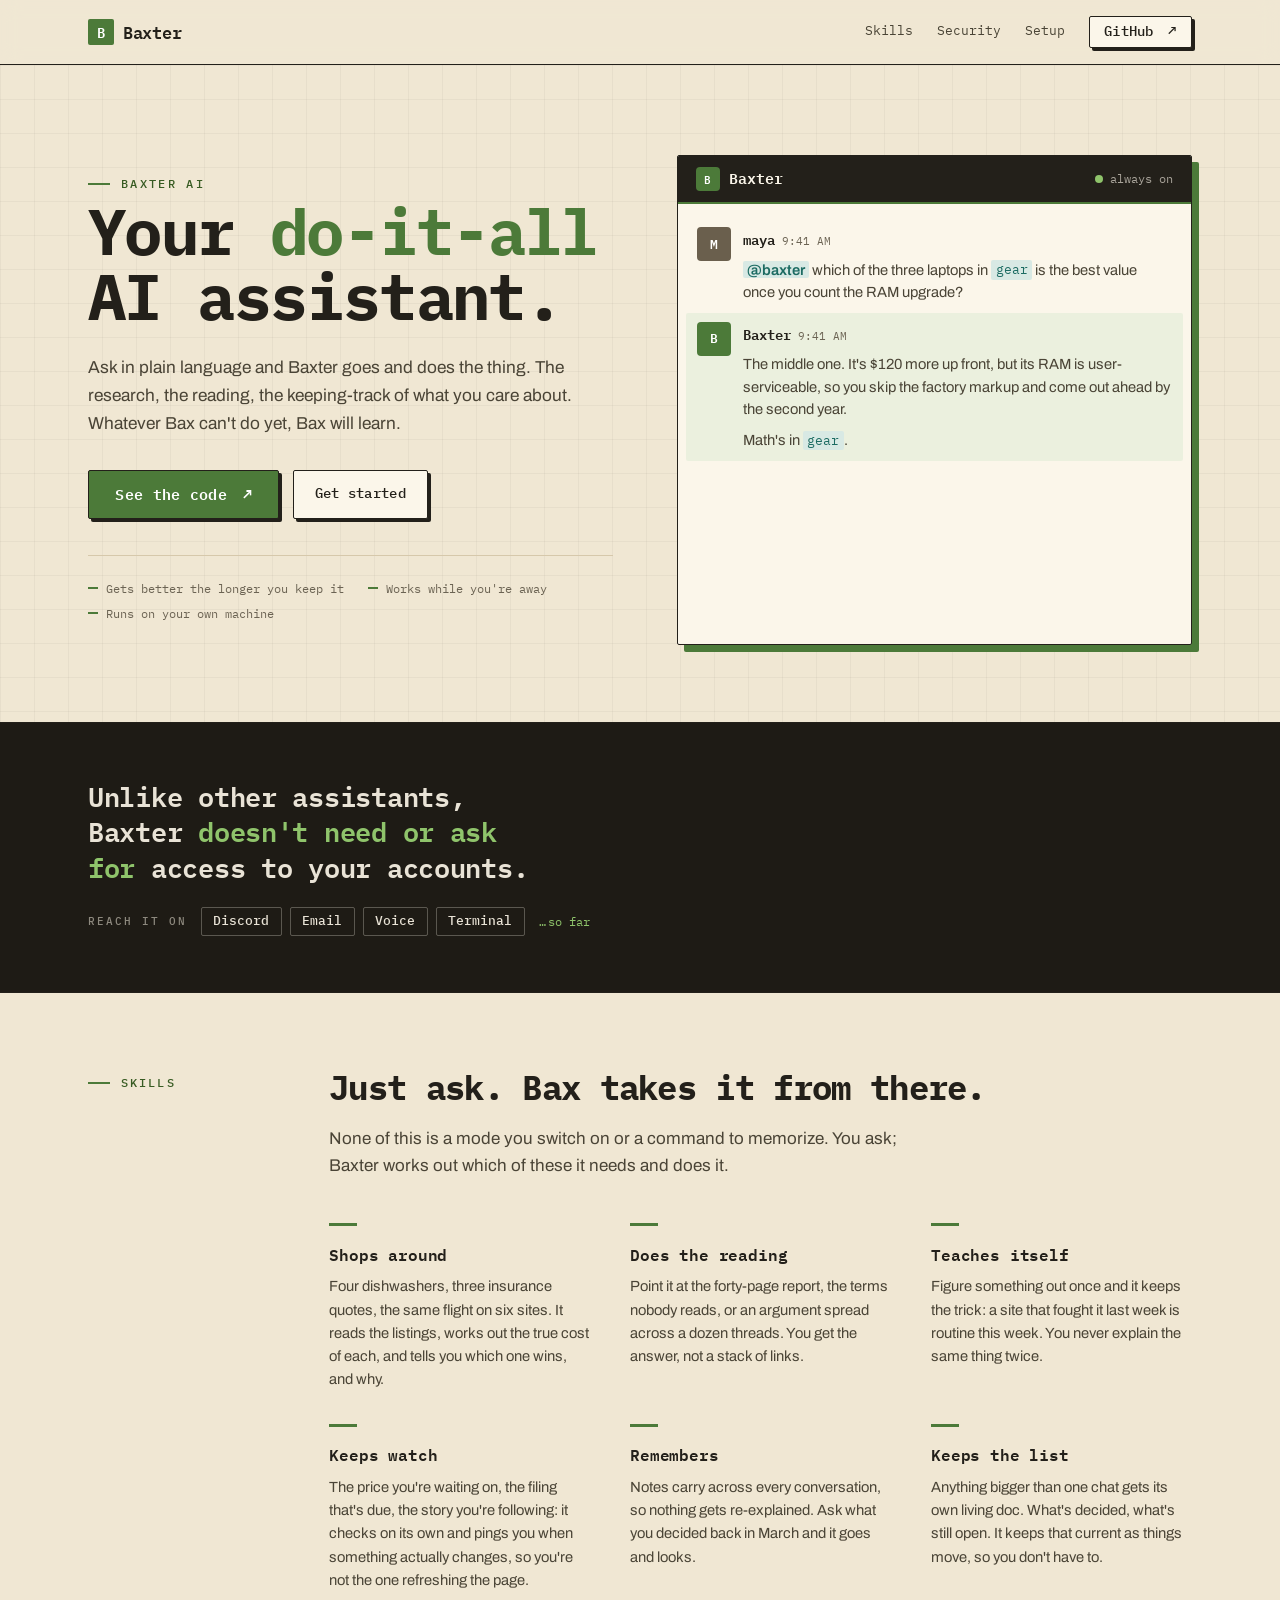
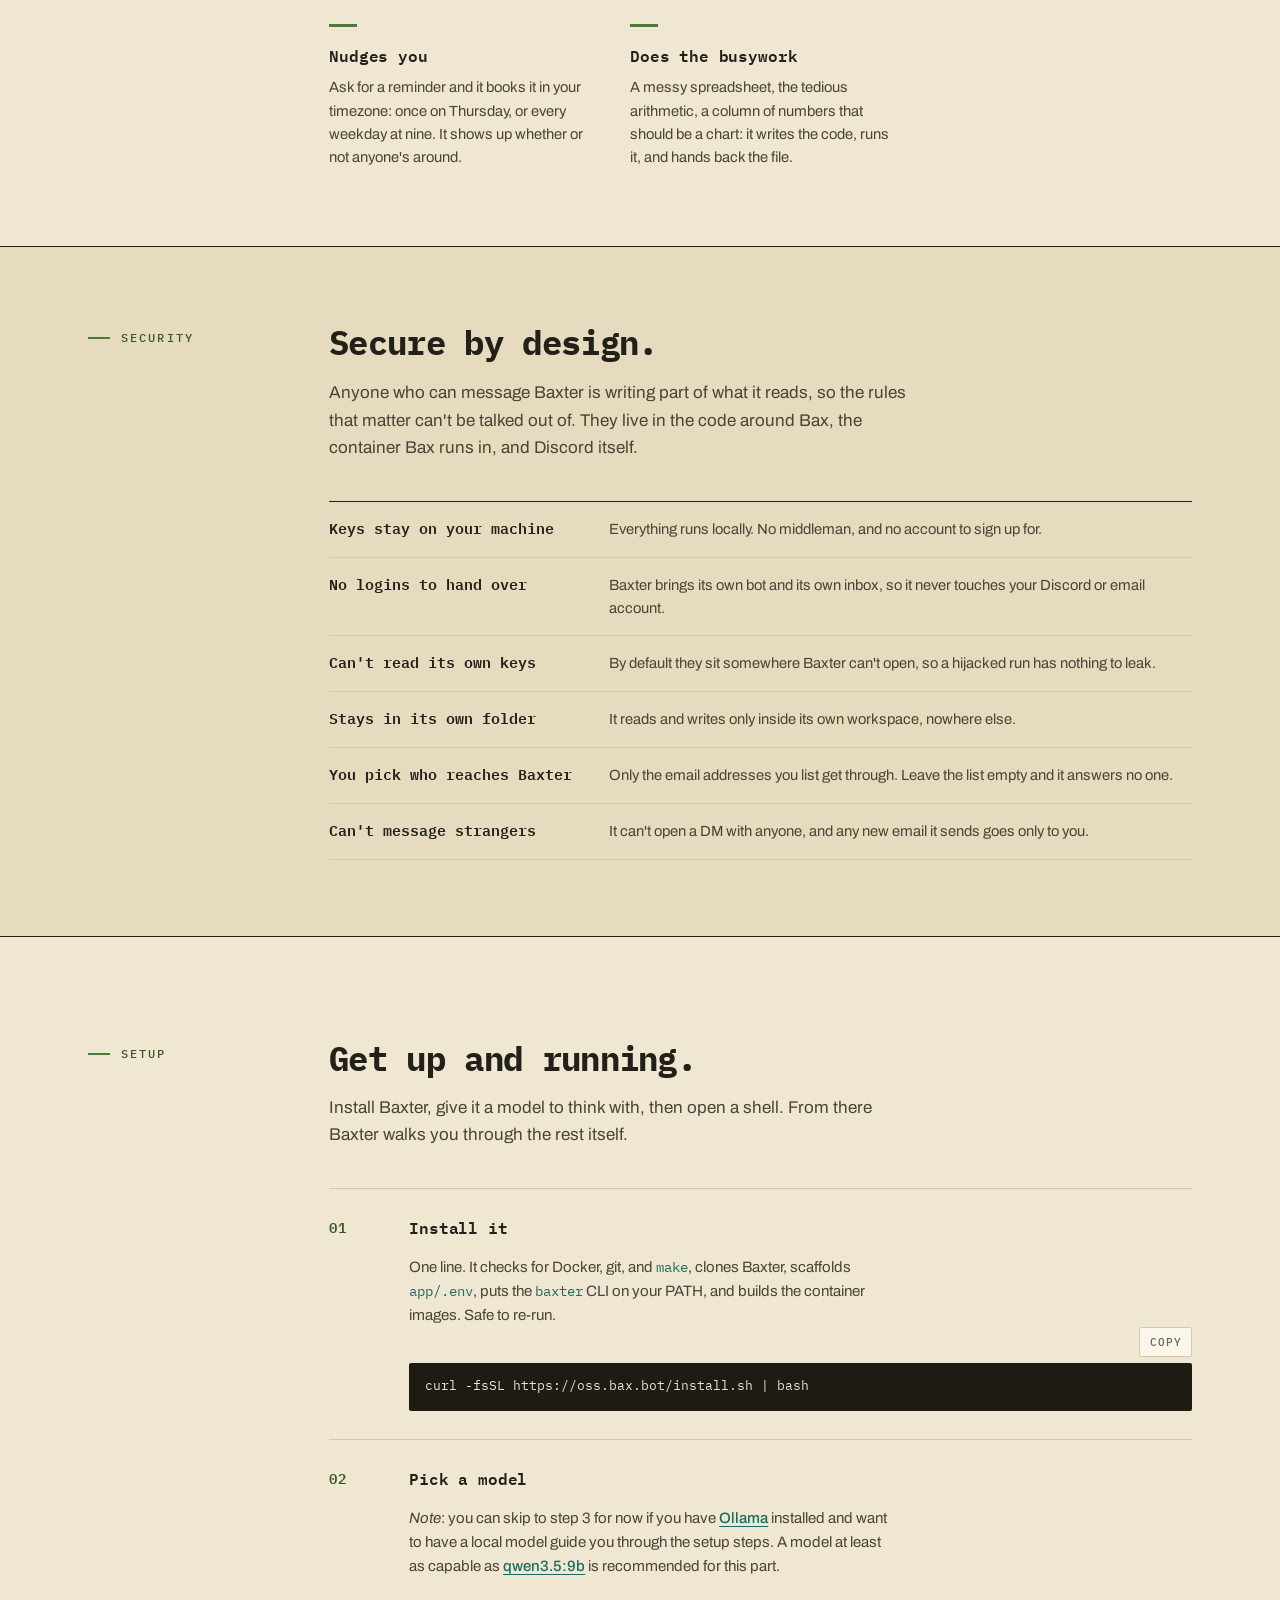
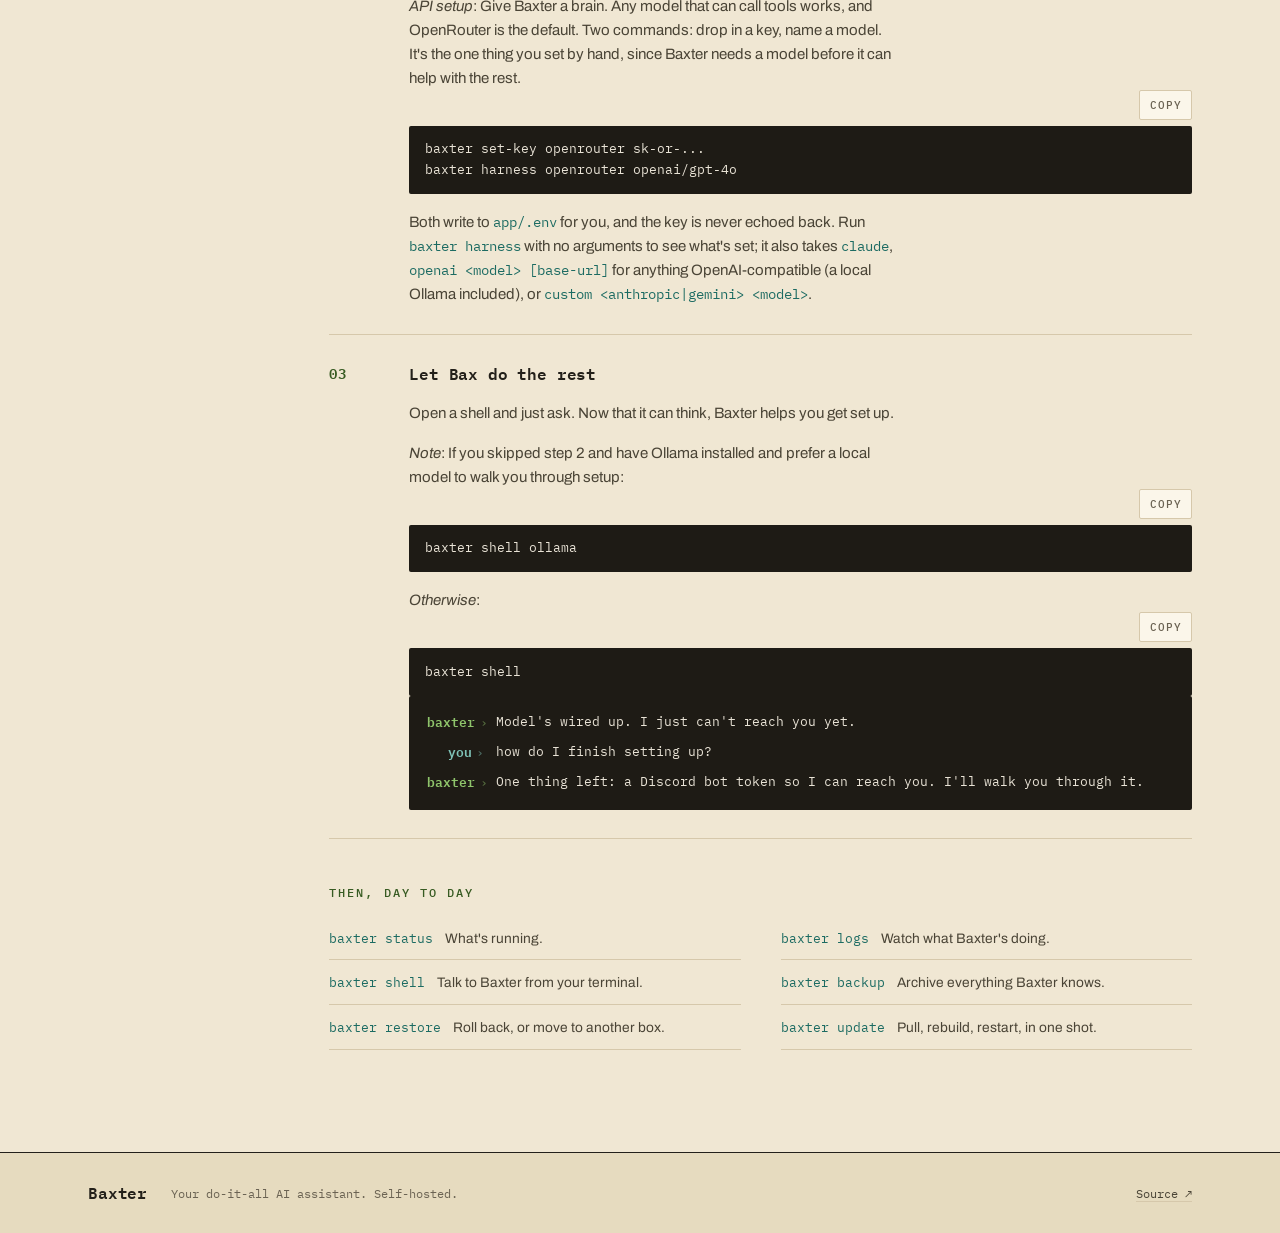
<file: index.html>
<html lang="en">
<head>
<meta charset="utf-8">
<meta name="viewport" content="width=device-width, initial-scale=1">
<title>Baxter: your do-it-all AI assistant</title>
<meta name="description" content="Ask Baxter which of four laptops is actually worth the money, or to read the hundred pages you don't have time for. When Baxter works out how to do something new it writes down the instructions, so it gets better at your work the longer you keep it.">
<meta property="og:title" content="Baxter: your do-it-all AI assistant">
<meta property="og:description" content="Baxter shops around, does the reading, watches what you care about, and teaches itself the rest. Self-hosted, so all of it stays yours.">
<meta property="og:type" content="website">
<!-- Absolute, because most link scrapers won't resolve a relative og:image.
     These three tags are the only places the domain is written down; the
     Pages side holds it in Settings, not in a file. Bump og:image's ?v= on
     every re-render, or scrapers keep serving the cached card. -->
<link rel="canonical" href="https://oss.bax.bot/">
<meta property="og:url" content="https://oss.bax.bot/">
<meta property="og:image" content="https://oss.bax.bot/og.png?v=4">
<meta property="og:image:width" content="1200">
<meta property="og:image:height" content="630">
<meta property="og:image:alt" content="Baxter: your do-it-all AI assistant. Ask in plain language and Baxter goes and does the thing. The research, the reading, the keeping-track of what you care about; whatever Bax can't do yet, Bax will learn. It gets better the longer you keep it, works while you're away, and runs on your own machine. Beside that, a conversation in which Maya asks which of the three laptops in her gear project is the best value once the RAM upgrade is counted, and Baxter names the middle one and explains why it comes out ahead by the second year. When Maya asks how Baxter got prices from a site that blocks everything, Baxter says it worked it out the week before and wrote itself a note on reading their listings, so this time it took one try.">
<meta name="twitter:card" content="summary_large_image">
<link rel="icon" href="data:image/svg+xml,%3Csvg xmlns='http://www.w3.org/2000/svg' viewBox='0 0 32 32'%3E%3Crect width='32' height='32' rx='7' fill='%234C7A39'/%3E%3Crect x='7' y='13' width='18' height='3' rx='1.5' fill='%23FFFFFF'/%3E%3Crect x='7' y='19' width='11' height='3' rx='1.5' fill='%23A8D08A'/%3E%3C/svg%3E">
<link rel="preconnect" href="https://fonts.googleapis.com">
<link rel="preconnect" href="https://fonts.gstatic.com" crossorigin>
<link href="https://fonts.googleapis.com/css2?family=Archivo:wdth,wght@62..125,300..900&family=IBM+Plex+Mono:wght@400;500;600;700&display=swap" rel="stylesheet">
<link rel="stylesheet" href="styles.css">
</head>
<body>
<a class="skip" href="#main">Skip to content</a>

<header class="topbar">
  <div class="wrap topbar-inner">
    <a class="mark" href="#main">
      <span class="mark-badge" aria-hidden="true">B</span>
      <span class="mark-name">Baxter</span>
    </a>
    <nav class="topnav" aria-label="Sections">
      <a href="#does">Skills</a>
      <a href="#secure">Security</a>
      <a href="#run">Setup</a>
    </nav>
    <a class="btn btn-ghost topbar-cta" href="https://github.com/ehopealot/baxter-ai">GitHub<span aria-hidden="true">&nbsp;↗</span></a>
  </div>
</header>

<main id="main" tabindex="-1">

  <!-- ───────────────────────── hero ───────────────────────── -->
  <section class="hero">
    <div class="wrap hero-grid">
      <div class="hero-copy">
        <p class="eyebrow">Baxter AI</p>
        <h1>Your <em>do-it-all</em> AI&nbsp;assistant.</h1>
        <p class="lede">
          Ask in plain language and Baxter goes and does the thing. The research, the
          reading, the keeping-track of what you care about. Whatever Bax can't do yet, Bax will learn.
        </p>
        <div class="cta-row">
          <a class="btn btn-solid btn-lg" href="https://github.com/ehopealot/baxter-ai">See the code<span aria-hidden="true">&nbsp;↗</span></a>
          <a class="btn btn-ghost" href="#run">Get started</a>
        </div>
        <ul class="hero-facts">
          <li><span>Gets better the longer you keep it</span></li>
          <li><span>Works while you're away</span></li>
          <li><span>Runs on your own machine</span></li>
        </ul>
      </div>

      <!-- signature element: a real ask, a real answer, and the reason the
           second one was cheap -->
      <div class="chat" role="img" aria-label="A conversation with Baxter. Maya asks which of the three laptops in her gear project is the best value once the RAM upgrade is counted. Baxter answers that the middle one is, because it is 120 dollars more up front but its RAM is user-serviceable, so it comes out ahead by the second year, and Baxter says the working is saved in the gear project. Maya asks how Baxter got prices from a site that blocks everything. Baxter says it worked it out the week before and wrote itself a note on how to read their listings, so this time it took one try.">
        <div class="chat-head">
          <span class="ava ava-b ava-sm" aria-hidden="true">B</span>
          <span class="chat-name">Baxter</span>
          <span class="chat-meta">always on</span>
        </div>
        <ol class="chat-log" id="chat-log">
          <li class="msg">
            <span class="ava ava-m" aria-hidden="true">M</span>
            <div class="msg-body">
              <p class="msg-h"><b>maya</b><span>9:41 AM</span></p>
              <p><span class="at">@baxter</span> which of the three laptops in <span class="ref">gear</span> is the best value once you count the RAM upgrade?</p>
            </div>
          </li>
          <li class="msg is-bax">
            <span class="ava ava-b" aria-hidden="true">B</span>
            <div class="msg-body">
              <p class="msg-h"><b>Baxter</b><span>9:41 AM</span></p>
              <p>The middle one. It's $120 more up front, but its RAM is user-serviceable,
                so you skip the factory markup and come out ahead by the second year.</p>
              <p>Math's in <span class="ref">gear</span>.</p>
            </div>
          </li>
          <li class="msg">
            <span class="ava ava-m" aria-hidden="true">M</span>
            <div class="msg-body">
              <p class="msg-h"><b>maya</b><span>9:43 AM</span></p>
              <p>how did you even get prices off that site? it blocks everything</p>
            </div>
          </li>
          <li class="msg is-bax">
            <span class="ava ava-b" aria-hidden="true">B</span>
            <div class="msg-body">
              <p class="msg-h"><b>Baxter</b><span>9:43 AM</span></p>
              <p>Worked it out last week and wrote myself a note on how to read their
                listings. Took one try this time.</p>
            </div>
          </li>
        </ol>
      </div>
    </div>
  </section>

  <!-- ───────────────────────── reach / surfaces ───────────────────────── -->
  <section class="reach" aria-label="How you reach Baxter">
    <div class="wrap reach-inner">
      <p class="reach-lead">
        Unlike other assistants, Baxter <em>doesn't need or ask for</em> access to your accounts.
      </p>
      <div class="reach-surfaces">
        <span class="reach-sub">Reach it on</span>
        <ul class="surface-list">
          <li>Discord</li>
          <li>Email</li>
          <li>Voice</li>
          <li>Terminal</li>
        </ul>
        <span class="reach-more">…&thinsp;so far</span>
      </div>
    </div>
  </section>

  <!-- ───────────────────────── skills ───────────────────────── -->
  <section id="does" class="band" aria-labelledby="does-h">
    <div class="wrap band-grid">
      <div class="band-label"><span class="tick"></span>Skills</div>
      <div class="band-body">
        <h2 id="does-h">Just ask. Bax takes it from there.</h2>
        <p class="band-lede">
          None of this is a mode you switch on or a command to memorize. You ask; Baxter
          works out which of these it needs and does it.
        </p>
        <div class="cards">
          <article class="card">
            <h3>Shops around</h3>
            <p>Four dishwashers, three insurance quotes, the same flight on six sites. It
              reads the listings, works out the true cost of each, and tells you which one
              wins, and why.</p>
          </article>
          <article class="card">
            <h3>Does the reading</h3>
            <p>Point it at the forty-page report, the terms nobody reads, or an argument
              spread across a dozen threads. You get the answer, not a stack of links.</p>
          </article>
          <article class="card">
            <h3>Teaches itself</h3>
            <p>Figure something out once and it keeps the trick: a site that fought it last
              week is routine this week. You never explain the same thing twice.</p>
          </article>
          <article class="card">
            <h3>Keeps watch</h3>
            <p>The price you're waiting on, the filing that's due, the story you're
              following: it checks on its own and pings you when something actually
              changes, so you're not the one refreshing the page.</p>
          </article>
          <article class="card">
            <h3>Remembers</h3>
            <p>Notes carry across every conversation, so nothing gets re-explained. Ask what
              you decided back in March and it goes and looks.</p>
          </article>
          <article class="card">
            <h3>Keeps the list</h3>
            <p>Anything bigger than one chat gets its own living doc. What's decided, what's
              still open. It keeps that current as things move, so you don't have to.</p>
          </article>
          <article class="card">
            <h3>Nudges you</h3>
            <p>Ask for a reminder and it books it in your timezone: once on Thursday, or
              every weekday at nine. It shows up whether or not anyone's around.</p>
          </article>
          <article class="card">
            <h3>Does the busywork</h3>
            <p>A messy spreadsheet, the tedious arithmetic, a column of numbers that should
              be a chart: it writes the code, runs it, and hands back the file.</p>
          </article>
        </div>
      </div>
    </div>
  </section>

  <!-- ───────────────────────── security ───────────────────────── -->
  <section id="secure" class="band band-alt" aria-labelledby="secure-h">
    <div class="wrap band-grid">
      <div class="band-label"><span class="tick"></span>Security</div>
      <div class="band-body">
        <h2 id="secure-h">Secure by design.</h2>
        <p class="band-lede">
          Anyone who can message Baxter is writing part of what it reads, so the rules that
          matter can't be talked out of. They live in the code around Bax, the container Bax
          runs in, and Discord itself.
        </p>
        <dl class="plate">
          <div><dt>Keys stay on your machine</dt><dd>Everything runs locally. No middleman, and no account to sign up for.</dd></div>
          <div><dt>No logins to hand over</dt><dd>Baxter brings its own bot and its own inbox, so it never touches your Discord or email account.</dd></div>
          <div><dt>Can't read its own keys</dt><dd>By default they sit somewhere Baxter can't open, so a hijacked run has nothing to leak.</dd></div>
          <div><dt>Stays in its own folder</dt><dd>It reads and writes only inside its own workspace, nowhere else.</dd></div>
          <div><dt>You pick who reaches Baxter</dt><dd>Only the email addresses you list get through. Leave the list empty and it answers no one.</dd></div>
          <div><dt>Can't message strangers</dt><dd>It can't open a DM with anyone, and any new email it sends goes only to you.</dd></div>
        </dl>
      </div>
    </div>
  </section>

  <!-- ───────────────────────── run it ───────────────────────── -->
  <section id="run" class="close" aria-labelledby="run-h">
    <div class="wrap band-grid close-inner">
      <div class="band-label"><span class="tick"></span>Setup</div>
      <div class="band-body">
        <h2 id="run-h">Get up and running.</h2>
        <p class="band-lede">
          Install Baxter, give it a model to think with, then open a shell. From there
          Baxter walks you through the rest itself.
        </p>
        <!-- step-n is hidden from assistive tech: the <ol> already numbers these,
             so exposing it reads as "1, 01, Install". -->
        <ol class="steps">
          <li>
            <span class="step-n" aria-hidden="true">01</span>
            <div>
              <h3>Install it</h3>
              <p>One line. It checks for Docker, git, and <code>make</code>, clones Baxter,
                scaffolds <code>app/.env</code>, puts the <code>baxter</code> CLI on your
                PATH, and builds the container images. Safe to re-run.</p>
              <pre tabindex="0"><code>curl -fsSL https://oss.bax.bot/install.sh | bash</code></pre>
            </div>
          </li>
          <li>
            <span class="step-n" aria-hidden="true">02</span>
            <div>
              <h3>Pick a model</h3>
	      <p><i>Note</i>: you can skip to step 3 for now if you have
		<a href="https://ollama.com">Ollama</a> installed and
		want to have a local model guide you through the setup
		steps. A model at least as capable
		as <a href="https://ollama.com/library/qwen3.5:9b">qwen3.5:9b</a>
		is recommended for this part.</p>
              <p><i>API setup</i>: Give Baxter a brain. Any model that can call tools works, and OpenRouter
                is the default. Two commands: drop in a key, name a model. It's the one
                thing you set by hand, since Baxter needs a model before it can help with
                the rest.</p>
              <pre tabindex="0"><code>baxter set-key openrouter sk-or-...
baxter harness openrouter openai/gpt-4o</code></pre>
              <p>Both write to <code>app/.env</code> for you, and the key is never echoed
                back. Run <code>baxter harness</code> with no arguments to see what's set;
                it also takes <code>claude</code>,
                <code>openai &lt;model&gt; [base-url]</code> for anything
                OpenAI-compatible (a local Ollama included), or
                <code>custom &lt;anthropic|gemini&gt; &lt;model&gt;</code>.</p>
            </div>
          </li>
          <li>
            <span class="step-n" aria-hidden="true">03</span>
            <div>
              <h3>Let Bax do the rest</h3>
              <p>Open a shell and just ask. Now that it can think, Baxter helps you get
                set up.</p>
	      <p><i>Note</i>: If you skipped step 2 and have Ollama installed and prefer a local model to walk you through setup:</p>
              <pre tabindex="0"><code>baxter shell ollama</code></pre>
	      <p><i>Otherwise</i>:</p>
              <pre tabindex="0"><code>baxter shell</code></pre>
              <div class="term" role="img" aria-label="A terminal session. After you run baxter shell, Baxter says its model is wired up but it can't reach you yet. You ask how to finish setting up. Baxter replies that one thing is left: a Discord bot token so it can reach you. Once you paste it in, it writes it into app/.env and brings itself up.">
                <div class="tl"><span class="tp tp-bax">baxter</span><span class="tt">Model's wired up. I just can't reach you yet.</span></div>
                <div class="tl"><span class="tp tp-you">you</span><span class="tt">how do I finish setting up?</span></div>
                <div class="tl"><span class="tp tp-bax">baxter</span><span class="tt">One thing left: a Discord bot token so I can reach you. I'll walk you through it.</span></div>
              </div>
            </div>
          </li>
        </ol>

        <div class="ops">
          <h3 class="ops-h">Then, day to day</h3>
          <dl>
            <div><dt><code>baxter status</code></dt><dd>What's running.</dd></div>
            <div><dt><code>baxter logs</code></dt><dd>Watch what Baxter's doing.</dd></div>
            <div><dt><code>baxter shell</code></dt><dd>Talk to Baxter from your terminal.</dd></div>
            <div><dt><code>baxter backup</code></dt><dd>Archive everything Baxter knows.</dd></div>
            <div><dt><code>baxter restore</code></dt><dd>Roll back, or move to another box.</dd></div>
            <div><dt><code>baxter update</code></dt><dd>Pull, rebuild, restart, in one shot.</dd></div>
          </dl>
        </div>
      </div>
    </div>
  </section>

</main>

<footer class="foot">
  <div class="wrap foot-inner">
    <span class="foot-mark">Baxter</span>
    <span class="foot-dim">Your do-it-all AI assistant. Self-hosted.</span>
    <a href="https://github.com/ehopealot/baxter-ai">Source<span aria-hidden="true"> ↗</span></a>
  </div>
</footer>

<script src="app.js"></script>

<!-- Analytics: GoatCounter: privacy-friendly, cookieless, counts pageviews only.
     count.js skips localhost/file:// on its own, so local previews aren't counted. -->
<script data-goatcounter="https://lawnmaster.goatcounter.com/count"
        async src="https://gc.zgo.at/count.js"></script>
</body>
</html>
</file>
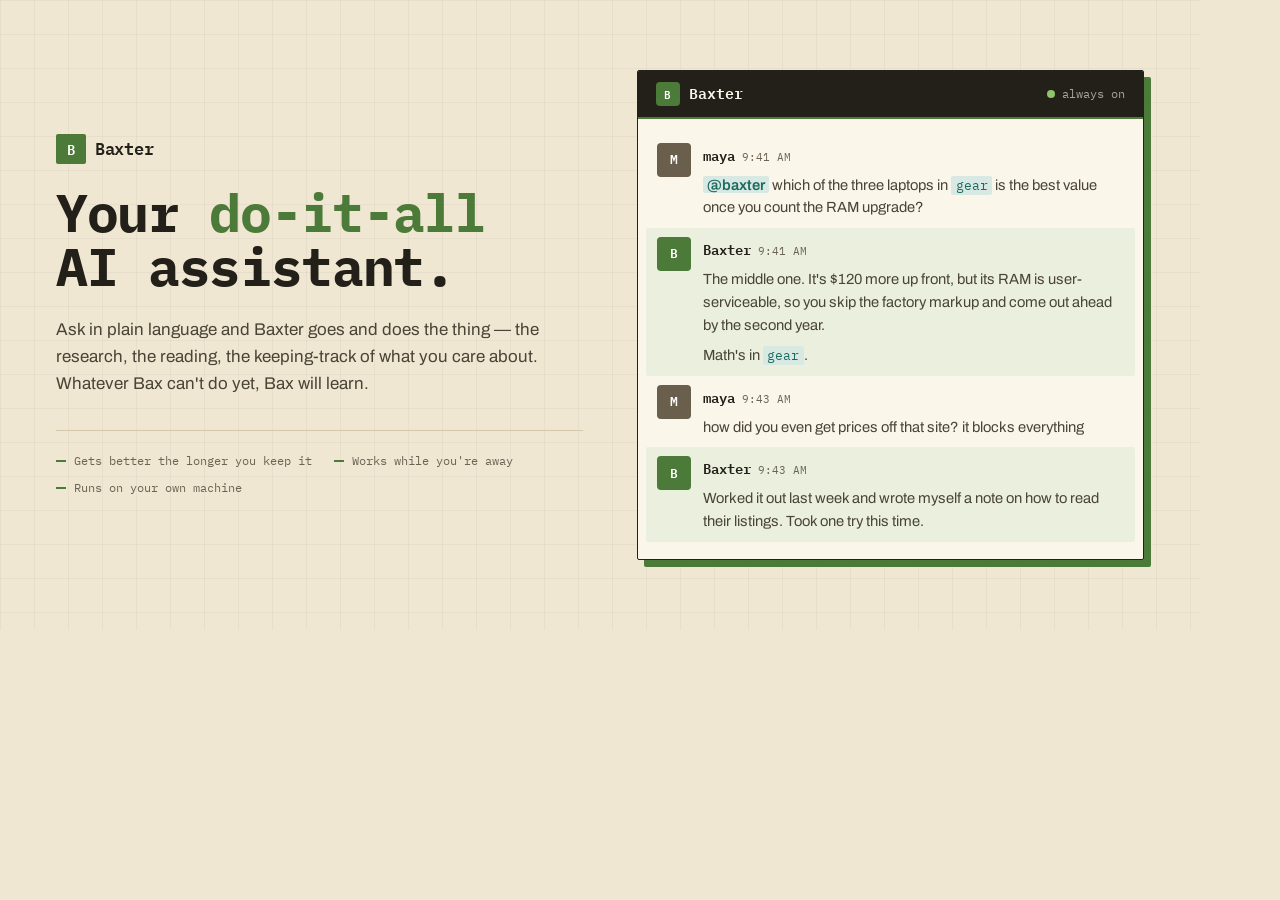
<file: og.html>
<!doctype html>
<html lang="en">
<!-- Source for og.png. Not linked from anywhere and noindex'd: it exists so the
     social card can be re-rendered from the live stylesheet instead of drifting
     away from the site, which is how the last one ended up two redesigns stale.

     Re-render (Chrome headless works too, but conflicts with a running Comet):

       firefox --headless --screenshot og-2x.png --window-size=2400,1260 \
               file://$PWD/og.html          # 2x master; 1200,630 for a 1x proof
       sips -z 630 1200 og-2x.png --out og.png

     Then bump og:image's ?v= in index.html, or scrapers keep serving the cached
     card. Everything below reuses styles.css, so the card tracks the real site. -->
<head>
<meta charset="utf-8">
<meta name="robots" content="noindex">
<title>og card source — Baxter</title>
<link rel="preconnect" href="https://fonts.googleapis.com">
<link rel="preconnect" href="https://fonts.gstatic.com" crossorigin>
<link href="https://fonts.googleapis.com/css2?family=Archivo:wdth,wght@62..125,300..900&family=IBM+Plex+Mono:wght@400;500;600&display=swap" rel="stylesheet">
<link rel="stylesheet" href="styles.css">
<style>
  /* The card is rendered at a fixed 1200x630, so every viewport-relative value
     from the page stylesheet is pinned to px here — otherwise a 2x render
     (2400px wide) resolves the vw terms differently and the card drifts. */
  html { background: var(--paper); }
  body { margin: 0; width: 1200px; height: 630px; overflow: hidden; }

  /* Render at --window-size=1200,630 for a 1x proof and 2400,1260 for the 2x
     master that gets downsampled to the shipped 1200x630. Firefox ignores
     layout.css.devPixelsPerPx from a profile pref, so the scale is done here. */
  @media (min-width: 2000px) { body { zoom: 2; } }

  .og {
    width: 1200px;
    height: 630px;
    padding: 52px 56px;
    display: flex;
    align-items: center;
    border-bottom: none;
  }
  .og .hero-grid {
    width: 100%;
    max-width: none;
    padding-inline: 0;
    grid-template-columns: minmax(0, 1.04fr) minmax(0, 1fr);
    gap: 54px;
  }

  /* The wordmark stands in for the topbar, which the card doesn't carry. */
  .og-mark { display: flex; align-items: center; gap: 0.55rem; }
  .og-mark .mark-badge { width: 30px; height: 30px; font-size: 0.9rem; }
  .og-mark .mark-name { font-size: 1.05rem; }

  .og h1 {
    font-size: 3.3rem;
    margin-top: 1.4rem;
  }
  .og .lede { margin-top: 1.35rem; font-size: 1.06rem; max-width: 30em; }
  .og .hero-facts { margin-top: 2rem; padding-top: 1.35rem; gap: 0.6rem 1.4rem; }

  /* No animation in a still: freeze the status LED lit. */
  .og .chat-meta::before { animation: none; }
</style>
</head>
<body>
  <div class="og hero">
    <div class="hero-grid">
      <div class="hero-copy">
        <div class="og-mark">
          <span class="mark-badge">B</span>
          <span class="mark-name">Baxter</span>
        </div>
        <h1>Your <em>do-it-all</em> AI&nbsp;assistant.</h1>
        <p class="lede">
          Ask in plain language and Baxter goes and does the thing — the research, the
          reading, the keeping-track of what you care about. Whatever Bax can't do yet,
          Bax will learn.
        </p>
        <ul class="hero-facts">
          <li><span>Gets better the longer you keep it</span></li>
          <li><span>Works while you're away</span></li>
          <li><span>Runs on your own machine</span></li>
        </ul>
      </div>

      <div class="chat">
        <div class="chat-head">
          <span class="ava ava-b ava-sm">B</span>
          <span class="chat-name">Baxter</span>
          <span class="chat-meta">always on</span>
        </div>
        <ol class="chat-log">
          <li class="msg">
            <span class="ava ava-m">M</span>
            <div class="msg-body">
              <p class="msg-h"><b>maya</b><span>9:41 AM</span></p>
              <p><span class="at">@baxter</span> which of the three laptops in <span class="ref">gear</span> is the best value once you count the RAM upgrade?</p>
            </div>
          </li>
          <li class="msg is-bax">
            <span class="ava ava-b">B</span>
            <div class="msg-body">
              <p class="msg-h"><b>Baxter</b><span>9:41 AM</span></p>
              <p>The middle one. It's $120 more up front, but its RAM is user-serviceable,
                so you skip the factory markup and come out ahead by the second year.</p>
              <p>Math's in <span class="ref">gear</span>.</p>
            </div>
          </li>
          <li class="msg">
            <span class="ava ava-m">M</span>
            <div class="msg-body">
              <p class="msg-h"><b>maya</b><span>9:43 AM</span></p>
              <p>how did you even get prices off that site? it blocks everything</p>
            </div>
          </li>
          <li class="msg is-bax">
            <span class="ava ava-b">B</span>
            <div class="msg-body">
              <p class="msg-h"><b>Baxter</b><span>9:43 AM</span></p>
              <p>Worked it out last week and wrote myself a note on how to read their
                listings. Took one try this time.</p>
            </div>
          </li>
        </ol>
      </div>
    </div>
  </div>
</body>
</html>
</file>
<file: styles.css>
/* ============================================================
   Baxter landing page: "Personal computing, 198X"
   Aged manila printout paper, warm terminal ink, and one
   earthy moss green that reads as the product's "power /
   always-on" signal. Squared corners and hard offset shadows
   give it the early-home-computer / reference-card feel.
   The conversation panel (a boxed utility window with a green
   status LED) is the signature element.
   ============================================================ */

:root {
  --paper:      #F0E7D3;   /* aged manila / tractor-feed printout */
  --paper-alt:  #E6DBBF;
  --surface:    #FBF6EA;

  --ink:        #23201A;
  --ink-2:      #4A4436;
  --ink-3:      #6B6353;

  --green:        #4C7A39;   /* earthy moss green: brand + "power" signal */
  --green-deep:   #375B22;   /* text-safe green */
  --green-tint:   #DCE7C9;
  --green-wash:   #EBF0DE;

  --teal:       #2A8B7F;   /* secondary accent, the "reference / code" layer */
  --teal-deep:  #1C6B62;   /* text-safe teal: inline code, links, chips */
  --teal-tint:  #D8E9E4;

  /* Brighter tints for speaker/reference text on the dark plate (terminal). */
  --green-on-dark:  #8FC46B;
  --teal-on-dark: #7FC3B7;

  --plate:      #1E1B15;
  --plate-ink:  #E9E3D6;

  --rule:       #D6C8AB;   /* warm hairline */
  --rule-soft:  #E0D3B8;
  --ink-rule:   #23201A;   /* hard, dark rule for boxed elements */

  --mono: "IBM Plex Mono", ui-monospace, SFMono-Regular, Menlo, monospace;
  --sans: "Archivo", system-ui, -apple-system, "Segoe UI", sans-serif;

  --wrap: 1200px;
  --pad:  clamp(1.25rem, 4vw, 3rem);

  /* Height the sticky topbar occupies, so anchor jumps can clear it. Grows
     when the nav wraps to its own row below 900px. */
  --topbar-h: 64px;
  --tr: 0.16s ease;
  --radius: 2px;   /* squared off, the retro-UI tell */
}

*, *::before, *::after { box-sizing: border-box; }

html { scroll-behavior: smooth; }
@media (prefers-reduced-motion: reduce) { html { scroll-behavior: auto; } }

body {
  margin: 0;
  background: var(--paper);
  color: var(--ink);
  font-family: var(--sans);
  /* Width only. Pinning "wght" here would inherit past every font-weight
     declaration on the page and flatten bold text back to regular. */
  font-variation-settings: "wdth" 100;
  font-size: clamp(1rem, 0.96rem + 0.2vw, 1.0625rem);
  line-height: 1.6;
  -webkit-font-smoothing: antialiased;
  text-rendering: optimizeLegibility;
}

.wrap {
  max-width: var(--wrap);
  margin-inline: auto;
  padding-inline: var(--pad);
}

a { color: inherit; }

::selection {
  background: var(--green);
  color: #fff;
}

/* Target of both the skip link and the wordmark, so it gets the same clearance
   the bands do. */
#main { scroll-margin-top: var(--topbar-h); }
#main:focus { outline: none; }

:focus-visible {
  outline: 2px solid var(--green);
  outline-offset: 3px;
  border-radius: 2px;
}

.skip {
  position: absolute;
  left: -9999px;
  top: 0;
  background: var(--green);
  color: #fff;
  padding: 0.6rem 1rem;
  font: 600 0.8rem/1 var(--mono);
  z-index: 50;
}
.skip:focus { left: 0; }

.sr-only {
  position: absolute;
  width: 1px; height: 1px;
  margin: -1px; padding: 0;
  overflow: hidden;
  clip-path: inset(50%);
  white-space: nowrap;
}

code, pre { font-family: var(--mono); }

/* ── code blocks + their copy button ─────────────────────── */

/* .snip is added by app.js, wrapping the button and its <pre>. */
.snip {
  display: flex;
  flex-direction: column;
  align-items: flex-end;
}
.snip pre { width: 100%; }

/* Without JS there's no wrapper and the <pre> carries its own top gap. With
   it, that gap moves up to the wrapper so the button sits inside the spacing
   rather than being pushed away from its own code block. */
.steps .snip { margin-top: 0rem; }
.steps .snip pre { margin-top: 0; }

.copy {
  /* 30px clears WCAG's 24px minimum. Forcing the 44px recommendation would
     make the button taller than the code block it labels. */
  min-height: 30px;
  margin-bottom: 0.35rem;
  padding: 0.3rem 0.6rem;
  font: 500 0.68rem/1 var(--mono);
  letter-spacing: 0.08em;
  text-transform: uppercase;
  /* Always visible rather than revealed on hover: it sits in the flow above
     the block, so hiding it reserves the space anyway and costs discoverability
     for nothing. */
  color: var(--ink-3);
  background: var(--surface);
  border: 1px solid var(--rule);
  border-radius: var(--radius);
  cursor: pointer;
  transition: color var(--tr), border-color var(--tr), transform var(--tr);
}
.copy:hover { color: var(--teal-deep); border-color: var(--teal); }
.copy:active { transform: translateY(1px); }

@media (prefers-reduced-motion: reduce) {
  .copy:active { transform: none; }
}

/* ── shared type ─────────────────────────────────────────── */

/* Display voice is the monospace: this is a thing you talk to in a terminal,
   so its headlines are set like terminal output. Body stays in the sans. */
h1, h2, h3 {
  font-family: var(--mono);
  margin: 0;
  text-wrap: balance;
}

h1 {
  font-weight: 700;
  font-size: clamp(2.1rem, 1.3rem + 3.4vw, 4rem);
  line-height: 1.02;
  letter-spacing: -0.025em;
  margin-block: 0.6rem 0;
}
h1 em {
  font-style: normal;
  color: var(--green);
  white-space: nowrap;   /* keep "do-it-all" on one line */
}

h2 {
  font-weight: 700;
  font-size: clamp(1.55rem, 1.15rem + 1.5vw, 2.15rem);
  line-height: 1.1;
  letter-spacing: -0.02em;
}

h3 {
  font-weight: 600;
  font-size: 1.02rem;
  line-height: 1.35;
  letter-spacing: -0.01em;
}

p { margin: 0; }

.eyebrow {
  font: 500 0.72rem/1 var(--mono);
  letter-spacing: 0.2em;
  text-transform: uppercase;
  color: var(--green-deep);
}

/* The hero eyebrow carries the same tick every band label does. */
.hero .eyebrow {
  display: flex;
  align-items: center;
  gap: 0.7rem;
}
.hero .eyebrow::before {
  content: "";
  width: 22px;
  height: 2px;
  background: var(--green);
  flex: none;
}

/* ── buttons ─────────────────────────────────────────────── */

/* Hard offset shadow, collapses on press: the tactile chunk of a physical
   key or an old software-box button. */
.btn {
  display: inline-flex;
  align-items: center;
  gap: 0.4rem;
  font: 500 0.85rem/1 var(--mono);
  letter-spacing: 0.02em;
  text-decoration: none;
  padding: 0.8rem 1.3rem;
  border: 1.5px solid var(--ink-rule);
  border-radius: var(--radius);
  box-shadow: 3px 3px 0 var(--ink-rule);
  transition: background-color var(--tr), color var(--tr),
              border-color var(--tr), box-shadow var(--tr), transform var(--tr);
}
.btn:active { transform: translate(2px, 2px); box-shadow: 1px 1px 0 var(--ink-rule); }

.btn-solid {
  background: var(--green);
  color: #fff;
  font-weight: 600;
}
.btn-solid:hover { background: var(--green-deep); }

.btn-ghost {
  background: var(--surface);
  color: var(--ink);
}
.btn-ghost:hover { color: var(--teal-deep); box-shadow: 3px 3px 0 var(--teal); }
.btn-ghost:active { box-shadow: 1px 1px 0 var(--teal); }

.btn-lg { padding: 1rem 1.65rem; font-size: 0.95rem; }

/* Touch pointers get the 44px target; the topbar CTA sits under it otherwise,
   and below 900px it's the only tappable control in the header. */
@media (pointer: coarse) {
  .btn { min-height: 44px; }
}
@media (prefers-reduced-motion: reduce) {
  .btn:active { transform: none; }
}

/* ── topbar ──────────────────────────────────────────────── */

.topbar {
  position: sticky;
  top: 0;
  z-index: 20;
  background: rgba(240, 231, 211, 0.88);
  backdrop-filter: blur(10px);
  border-bottom: 1.5px solid var(--ink-rule);
}

.topbar-inner {
  display: flex;
  align-items: center;
  gap: 1.5rem;
  min-height: 64px;
}

.mark {
  display: flex;
  align-items: center;
  gap: 0.55rem;
  text-decoration: none;
  margin-right: auto;
}
.mark-badge {
  display: grid;
  place-items: center;
  width: 26px; height: 26px;
  border-radius: var(--radius);
  background: var(--green);
  color: #fff;
  font: 600 0.85rem/1 var(--mono);
  flex: none;
}
.mark-name {
  font-family: var(--mono);
  font-weight: 600;
  font-size: 1.05rem;
  letter-spacing: -0.01em;
}

.topnav {
  display: flex;
  gap: 1.5rem;
}
.topnav a {
  font: 400 0.82rem/1 var(--mono);
  color: var(--ink-2);
  text-decoration: none;
  padding-block: 0.4rem;
  border-bottom: 2px solid transparent;
  white-space: nowrap;
}
.topnav a:hover { color: var(--green-deep); border-bottom-color: var(--green); }
/* Set by app.js as you scroll. Same treatment as :hover, so the page teaches
   one visual language for "this link points at where you are / are going". */
.topnav a[aria-current] { color: var(--green-deep); border-bottom-color: var(--green); }

.topbar-cta { padding: 0.5rem 0.9rem; }

/* The nav moves to its own row rather than disappearing, so phone visitors
   aren't left scrolling the whole page to reach Setup. */
@media (max-width: 900px) {
  :root { --topbar-h: 104px; }

  /* row-gap has to be zeroed explicitly: the base rule sets `gap: 1.5rem`,
     which would otherwise open 24px of dead space above the strip. */
  .topbar-inner {
    flex-wrap: wrap;
    column-gap: 1rem;
    row-gap: 0;
    padding-block: 0.5rem 0;
  }

  .topnav {
    order: 3;
    width: 100%;
    gap: 1.5rem;
    overflow-x: auto;
    overscroll-behavior-inline: contain;
    border-top: 1px solid var(--rule);
    /* Bleed the strip to the viewport edges while its items stay on the
       same left edge as the wordmark above them. */
    margin-inline: calc(var(--pad) * -1);
    padding-inline: var(--pad);
    scrollbar-width: none;
    /* Fade the right edge so the strip reads as scrollable; the hidden
       scrollbar otherwise gives no hint that Setup is off-screen. */
    -webkit-mask-image: linear-gradient(to right, #000 84%, transparent 100%);
            mask-image: linear-gradient(to right, #000 84%, transparent 100%);
  }
  .topnav::-webkit-scrollbar { width: 0; height: 0; }

  .topnav a {
    flex: none;
    display: inline-flex;
    align-items: center;
    min-height: 44px;
    padding-block: 0;
  }
}

/* ── hero ────────────────────────────────────────────────── */

.hero {
  padding-block: clamp(3.5rem, 7vw, 6.5rem) clamp(3.5rem, 6vw, 6rem);
  border-bottom: 1.5px solid var(--ink-rule);
  /* Faint engineering grid on manila: graph paper from a technical manual,
     not a SaaS gradient glow. */
  background:
    repeating-linear-gradient(to right, rgba(35, 32, 26, 0.045) 0 1px, transparent 1px 34px),
    repeating-linear-gradient(to bottom, rgba(35, 32, 26, 0.045) 0 1px, transparent 1px 34px),
    var(--paper);
}

.hero-grid {
  display: grid;
  grid-template-columns: minmax(0, 1.02fr) minmax(0, 1fr);
  gap: clamp(2.5rem, 5vw, 4.5rem);
  align-items: center;
}

.lede {
  margin-top: 1.5rem;
  max-width: 34em;
  color: var(--ink-2);
  font-size: 1.08rem;
  line-height: 1.62;
}

.cta-row {
  display: flex;
  flex-wrap: wrap;
  gap: 0.85rem;
  margin-top: 2rem;
}

.hero-facts {
  list-style: none;
  display: flex;
  flex-wrap: wrap;
  gap: 0.5rem 1.5rem;
  margin: 2.25rem 0 0;
  padding: 1.5rem 0 0;
  border-top: 1px solid var(--rule);
}
.hero-facts li {
  font: 400 0.76rem/1.4 var(--mono);
  color: var(--ink-3);
  display: flex;
  align-items: center;
  gap: 0.5rem;
}
.hero-facts li::before {
  content: "";
  width: 10px; height: 2px;
  background: var(--green);
  flex: none;
}

/* ── the conversation (signature) ────────────────────────── */

/* A boxed utility window: dark title bar, squared corners, and a hard green
   offset shadow that reads like registration/overprint on a printed card. */
.chat {
  background: var(--surface);
  border: 1.5px solid var(--ink-rule);
  border-radius: var(--radius);
  box-shadow: 7px 7px 0 var(--green);
  min-width: 0;
  overflow: hidden;
}

.chat-head {
  display: flex;
  align-items: center;
  gap: 0.55rem;
  padding: 0.7rem 1.1rem;
  background: var(--ink);
  color: var(--surface);
  border-bottom: 2px solid var(--green);
}
.chat-name {
  font-family: var(--mono);
  font-weight: 600;
  font-size: 0.95rem;
  color: var(--surface);
}
.chat-meta {
  display: flex;
  align-items: center;
  gap: 0.45rem;
  margin-left: auto;
  font: 400 0.72rem/1 var(--mono);
  color: rgba(251, 246, 234, 0.62);
}
/* The "always on" light. Green = powered / running on your machine. */
.chat-meta::before {
  content: "";
  width: 8px; height: 8px;
  border-radius: 50%;
  background: var(--green-on-dark);
  flex: none;
  animation: led 2.4s ease-in-out infinite;
}
@keyframes led {
  0%, 100% { opacity: 1;    box-shadow: 0 0 6px 0 rgba(143, 196, 107, 0.75); }
  50%      { opacity: 0.5;  box-shadow: 0 0 1px 0 rgba(143, 196, 107, 0.30); }
}
@media (prefers-reduced-motion: reduce) {
  .chat-meta::before { animation: none; }
}

.chat-log {
  list-style: none;
  margin: 0;
  padding: 0.9rem 0.5rem 1.1rem;
}

.msg {
  display: grid;
  grid-template-columns: 34px minmax(0, 1fr);
  gap: 0.7rem;
  padding: 0.55rem 0.7rem;
  border-radius: var(--radius);
}
.msg.is-bax { background: var(--green-wash); }

.ava {
  display: grid;
  place-items: center;
  width: 34px; height: 34px;
  border-radius: 4px;
  font: 600 0.8rem/1 var(--mono);
  color: #fff;
  flex: none;
}
/* Warm brown, kept dark enough to clear 4.5:1 against white for the initial. */
.ava-m { background: #6A5F4D; }
.ava-b { background: var(--green); }
.ava-sm { width: 24px; height: 24px; font-size: 0.66rem; }

.msg-body { min-width: 0; }

.msg-h {
  display: flex;
  align-items: baseline;
  flex-wrap: wrap;
  gap: 0.45rem;
  margin-bottom: 0.15rem;
}
.msg-h b {
  font-family: var(--mono);
  font-weight: 600;
  font-size: 0.9rem;
}
.msg-h span {
  font: 400 0.68rem/1 var(--mono);
  color: var(--ink-3);
}

.msg-body p + p { margin-top: 0.5rem; }
.msg-body > p:not(.msg-h) {
  font-size: 0.92rem;
  line-height: 1.55;
  color: var(--ink-2);
}
.at {
  color: var(--teal-deep);
  background: var(--teal-tint);
  padding: 0.05em 0.3em;
  border-radius: var(--radius);
  font-weight: 600;
}
.ref {
  font-family: var(--mono);
  font-size: 0.88em;
  color: var(--teal-deep);
  background: var(--teal-tint);
  padding: 0.08em 0.35em;
  border-radius: var(--radius);
}

/* Staged reveal: app.js adds .is-staged only when motion is welcome and the
   script is actually running, so the conversation is complete without it. */
.chat-log.is-staged .msg { opacity: 0; }
.chat-log.is-staged .msg.is-in {
  opacity: 1;
  animation: msgIn 0.32s cubic-bezier(0.16, 1, 0.3, 1) both;
}
@keyframes msgIn {
  from { opacity: 0; transform: translateY(7px); }
  to   { opacity: 1; transform: none; }
}

/* .msg-body is the anchor; the reply's text <p> is the box. While .is-typing, the
   subtree is hidden (the box stays the same) and the dots overlay the
   text area below msg-h, so the row's height matches the final reply and
   the panel never resizes between the typing beat and the reply.

   We use opacity instead of color: transparent so children with their own
   color (refs, ems, bs) get hidden too. color: transparent inherits, but
   a child's explicit color wins, which would leave highlighted spans
   visible during the typing beat. */
.msg-body { position: relative; }
.msg-body > p:not(.msg-h) {
  transition: opacity 0.28s ease;
}
.msg.is-typing .msg-body > p:not(.msg-h) {
  opacity: 0;
  /* Snap out of view so the text doesn't visibly fade away; we want the
     reply to fade IN, not the text to fade OUT and then back in. */
  transition: none;
}

/* The typing dots overlay the reply's text area. Absolute + inset:0 keeps
   the row's height determined by the (still-present, hidden) text, not
   the dots themselves. padding-top skips past msg-h so the dots land in
   the area where the reply text will be. */
.typing-dots {
  position: absolute;
  inset: 0;
  padding-top: 1.5rem;
  display: flex;
  align-items: center;
  gap: 5px;
  opacity: 0;
  transition: opacity 0.22s ease;
  pointer-events: none;
}
.msg.is-typing .typing-dots {
  opacity: 1;
  /* Snap the dots on the moment typing starts, so the arriving row is
     already mid-typing rather than fading the dots up after the fact. */
  transition: opacity 0s;
}
.typing-dots i {
  width: 6px;
  height: 6px;
  border-radius: 50%;
  background: var(--ink-3);
  animation: tdot 0.9s ease-in-out infinite;
}
.typing-dots i:nth-child(2) { animation-delay: 0.15s; }
.typing-dots i:nth-child(3) { animation-delay: 0.3s; }
@keyframes tdot {
  0%, 60%, 100% { opacity: 0.25; }
  30%           { opacity: 1; }
}

@media (prefers-reduced-motion: reduce) {
  .chat-log.is-staged .msg { opacity: 1; animation: none; }
  .typing-dots i { animation: none; }
}

@media (max-width: 980px) {
  .hero-grid { grid-template-columns: 1fr; }
}

/* ── reach / surfaces ────────────────────────────────────── */

/* A dark strip right under the hero: the one line that sets Baxter apart (it
   brings its own presence, so it never asks for your accounts) plus the channels
   it shows up on. Dark surface makes the claim the loudest thing after the hero. */
.reach {
  background: var(--plate);
  color: var(--plate-ink);
  border-bottom: 1.5px solid var(--ink-rule);
  padding-block: clamp(2.25rem, 4.5vw, 3.5rem);
}
.reach-inner {
  display: flex;
  flex-direction: column;
  gap: 1.4rem;
}
.reach-lead {
  font-family: var(--mono);
  font-weight: 600;
  font-size: clamp(1.2rem, 0.95rem + 1.05vw, 1.7rem);
  line-height: 1.3;
  letter-spacing: -0.01em;
  max-width: 28ch;
}
.reach-lead em { font-style: normal; color: var(--green-on-dark); }
.reach-surfaces {
  display: flex;
  flex-wrap: wrap;
  align-items: center;
  gap: 0.6rem 0.85rem;
}
.reach-sub {
  font: 500 0.7rem/1 var(--mono);
  text-transform: uppercase;
  letter-spacing: 0.18em;
  color: rgba(233, 227, 214, 0.55);
}
.surface-list {
  list-style: none;
  display: flex;
  flex-wrap: wrap;
  gap: 0.5rem;
  margin: 0;
  padding: 0;
}
.surface-list li {
  font: 500 0.8rem/1 var(--mono);
  padding: 0.42rem 0.72rem;
  border: 1px solid rgba(233, 227, 214, 0.30);
  border-radius: var(--radius);
}
.reach-more {
  font: 400 0.75rem/1 var(--mono);
  color: var(--green-on-dark);
}

/* ── band scaffolding ────────────────────────────────────── */

.band {
  padding-block: clamp(3.5rem, 6vw, 6rem);
  border-bottom: 1.5px solid var(--ink-rule);
  scroll-margin-top: var(--topbar-h);  /* clears the sticky topbar on anchor jumps */
}
.band-alt { background: var(--paper-alt); }

.band-grid {
  display: grid;
  grid-template-columns: 190px minmax(0, 1fr);
  gap: clamp(1.75rem, 4vw, 3.5rem);
}

.band-label {
  font: 500 0.72rem/1 var(--mono);
  letter-spacing: 0.18em;
  text-transform: uppercase;
  color: var(--green-deep);
  display: flex;
  align-items: center;
  gap: 0.7rem;
  height: fit-content;
  padding-top: 0.5rem;
}
.tick {
  width: 22px;
  height: 2px;
  background: var(--green);
  flex: none;
}

/* Grid items default to min-width:auto, which refuses to shrink below their
   content, so the panes inside these columns would push the page wide. */
.band-body, .hero-copy { min-width: 0; }

.band-lede {
  margin-top: 1.1rem;
  max-width: 58ch;
  color: var(--ink-2);
}
.band-lede code,
.ops code,
.plate code {
  font-size: 0.9em;
  color: var(--teal-deep);
}

@media (max-width: 860px) {
  .band-grid { grid-template-columns: 1fr; gap: 1.5rem; }
  .band-label { padding-top: 0; }
}

/* ── ability cards ───────────────────────────────────────── */

.cards {
  margin-top: 2.75rem;
  display: grid;
  grid-template-columns: repeat(auto-fit, minmax(258px, 1fr));
  gap: 2rem 2.5rem;
}
/* Open cells, not filled boxes: a short green tick marks each one, the way the
   section labels do. Reads as an editorial feature list rather than a grid of
   SaaS product cards. */
.card { padding: 0; }
.card::before {
  content: "";
  display: block;
  width: 28px;
  height: 3px;
  background: var(--green);
  margin-bottom: 1.1rem;
}
.card h3 { color: var(--ink); }
.card p {
  margin-top: 0.6rem;
  font-size: 0.92rem;
  line-height: 1.58;
  color: var(--ink-2);
}

/* ── security plate ──────────────────────────────────────── */

/* A spec sheet, deliberately quiet: one column, so each rule gets a full
   line to state itself. */
.plate {
  margin: 2.5rem 0 0;
  border-top: 1.5px solid var(--ink-rule);
}
.plate > div {
  display: grid;
  grid-template-columns: 16rem minmax(0, 1fr);
  gap: 1.5rem;
  padding-block: 1rem;
  border-bottom: 1px solid var(--rule);
  align-items: baseline;
}
/* The term is what you scan, so it has to outweigh the prose explaining it. */
.plate dt {
  font-family: var(--mono);
  font-weight: 600;
  font-size: 0.92rem;
  line-height: 1.4;
  color: var(--ink);
}
.plate dd {
  margin: 0;
  font-size: 0.92rem;
  line-height: 1.55;
  color: var(--ink-2);
}

@media (max-width: 620px) {
  .plate > div { grid-template-columns: 1fr; gap: 0.35rem; }
}

/* ── self-hosted points ──────────────────────────────────── */

.points {
  list-style: none;
  margin: 2.75rem 0 0;
  padding: 0;
  display: grid;
  grid-template-columns: repeat(auto-fit, minmax(290px, 1fr));
  gap: 2rem 2.5rem;
}
/* Same open treatment as the ability cards, so the two grids read as one system. */
.points li { padding: 0; }
.points li::before {
  content: "";
  display: block;
  width: 28px;
  height: 3px;
  background: var(--green);
  margin-bottom: 1.1rem;
}
.points p {
  margin-top: 0.6rem;
  font-size: 0.92rem;
  line-height: 1.58;
  color: var(--ink-2);
}

/* ── steps ───────────────────────────────────────────────── */

.steps {
  list-style: none;
  margin: 2.5rem 0 0;
  padding: 0;
}
.steps li {
  display: grid;
  grid-template-columns: 4.5rem minmax(0, 1fr);
  gap: 0.5rem;
  padding-block: 1.75rem;
  border-top: 1px solid var(--rule);
}
.steps li:last-child { border-bottom: 1px solid var(--rule); }
.step-n {
  font: 600 0.85rem/1.4 var(--mono);
  color: var(--green-deep);
  letter-spacing: 0.05em;
}
.steps p {
  margin-top: 0.5rem;
  max-width: 54ch;
  font-size: 0.94rem;
  color: var(--ink-2);
}
.steps code { color: var(--teal-deep); font-size: 0.9em; }
/* Links inside body copy. `a { color: inherit }` above would otherwise leave
   them indistinguishable from the sentence around them. */
.steps p a {
  color: var(--teal-deep);
  font-weight: 500;
  text-decoration: underline;
  text-underline-offset: 0.2em;
}
.steps p a:hover { color: var(--teal); }

/* The page's one full-dark surface. A terminal should look like a terminal. */
.steps pre {
  margin: 1rem 0 0;
  padding: 0.85rem 1rem;
  background: var(--plate);
  border-radius: var(--radius);
  overflow-x: auto;
  font-size: 0.8rem;
  color: var(--plate-ink);
}
.steps pre code { color: inherit; font-size: 1em; }
.steps pre .c { color: #A79C86; }

/* Terminal transcript: what `baxter shell` actually looks like. Same dark
   surface as the code blocks, but a conversation rather than a command to
   copy, so it's a plain block (no copy button) with prompt-coloured speakers.
   green = Baxter, teal = you, echoing the palette's roles. */
.term {
  padding: 1rem 1.1rem;
  background: var(--plate);
  color: var(--plate-ink);
  border-radius: var(--radius);
  font-family: var(--mono);
  font-size: 0.8rem;
  line-height: 1.6;
}
.term .tl {
  display: grid;
  grid-template-columns: 3.6rem minmax(0, 1fr);
  gap: 0 0.7rem;
}
.term .tl + .tl { margin-top: 0.55rem; }
/* Prompts right-align so the "›" gutter forms one straight line down the block. */
.term .tp {
  text-align: right;
  font-weight: 600;
}
.term .tp::after {
  content: "\203A";
  margin-left: 0.3rem;
  font-weight: 400;
  opacity: 0.5;
}
.term .tp-bax { color: var(--green-on-dark); }
.term .tp-you { color: var(--teal-on-dark); }
.term .tt-ref { color: var(--teal-on-dark); }

@media (max-width: 560px) {
  /* minmax(0,…), not 1fr: a bare 1fr track keeps min-width:auto, so a wide
     code block refuses to shrink and pushes the whole page sideways. */
  .steps li { grid-template-columns: minmax(0, 1fr); gap: 0.35rem; }
}
/* Same reason, for the step's content column at every width. */
.steps li > div { min-width: 0; }

/* ── ops list ────────────────────────────────────────────── */

.ops { margin-top: 3rem; }
.ops-h {
  font: 500 0.72rem/1 var(--mono);
  letter-spacing: 0.18em;
  text-transform: uppercase;
  color: var(--green-deep);
}
/* Same term/description shape as .plate, so it uses the same element. */
.ops dl {
  margin: 1.25rem 0 0;
  display: grid;
  grid-template-columns: repeat(auto-fit, minmax(300px, 1fr));
  gap: 0.15rem 2.5rem;
}
.ops dl > div {
  display: flex;
  flex-wrap: wrap;
  align-items: baseline;
  gap: 0.75rem;
  padding-block: 0.6rem;
  border-bottom: 1px solid var(--rule);
}
.ops dt { flex: none; }
.ops dt code { font-size: 0.8rem; color: var(--teal-deep); }
.ops dd {
  margin: 0;
  font-size: 0.86rem;
  color: var(--ink-2);
}

/* ── close ───────────────────────────────────────────────── */

.close {
  padding-block: clamp(4rem, 8vw, 7rem);
  background: var(--paper);
  text-align: left;
}
.close-inner p {
  margin-top: 1rem;
  color: var(--ink-2);
}
.close .btn { margin-top: 2.25rem; }

/* ── 404 ─────────────────────────────────────────────────── */

/* Scoped to the 404 body so index.html's layout is untouched: too little
   content to fill the screen otherwise, leaving the footer stranded mid-page. */
.page-404 {
  display: flex;
  flex-direction: column;
  min-height: 100vh;
}
.page-404 main { flex: 1; display: grid; }

/* Reuses .close. The heading is an h1 here but sized to the h2 scale: a dead
   end shouldn't shout louder than the homepage does. */
.lost {
  display: grid;
  align-content: center;
}
.lost h1 {
  font-weight: 600;
  font-size: clamp(1.55rem, 1.15rem + 1.5vw, 2.15rem);
  line-height: 1.1;
  letter-spacing: -0.02em;
  margin-block: 0.9rem 0;
}
.lost .close-inner p {
  max-width: 44ch;
  margin-inline: auto;
}

/* ── footer ──────────────────────────────────────────────── */

.foot {
  border-top: 1.5px solid var(--ink-rule);
  padding-block: 1.75rem;
  background: var(--paper-alt);
}
.foot-inner {
  display: flex;
  flex-wrap: wrap;
  align-items: center;
  gap: 0.6rem 1.5rem;
  font: 400 0.78rem/1.5 var(--mono);
  color: var(--ink-3);
}
.foot-mark {
  font-family: var(--mono);
  font-weight: 600;
  letter-spacing: -0.01em;
  color: var(--ink);
  font-size: 1rem;
}
.foot-dim { margin-right: auto; }
/* Underlined: an undecorated link beside grey footer text is easy to miss. */
.foot a {
  color: var(--ink-2);
  text-decoration: underline;
  text-decoration-color: var(--rule);
  text-underline-offset: 0.25em;
}
.foot a:hover { color: var(--green-deep); text-decoration-color: var(--green); }
</file>
